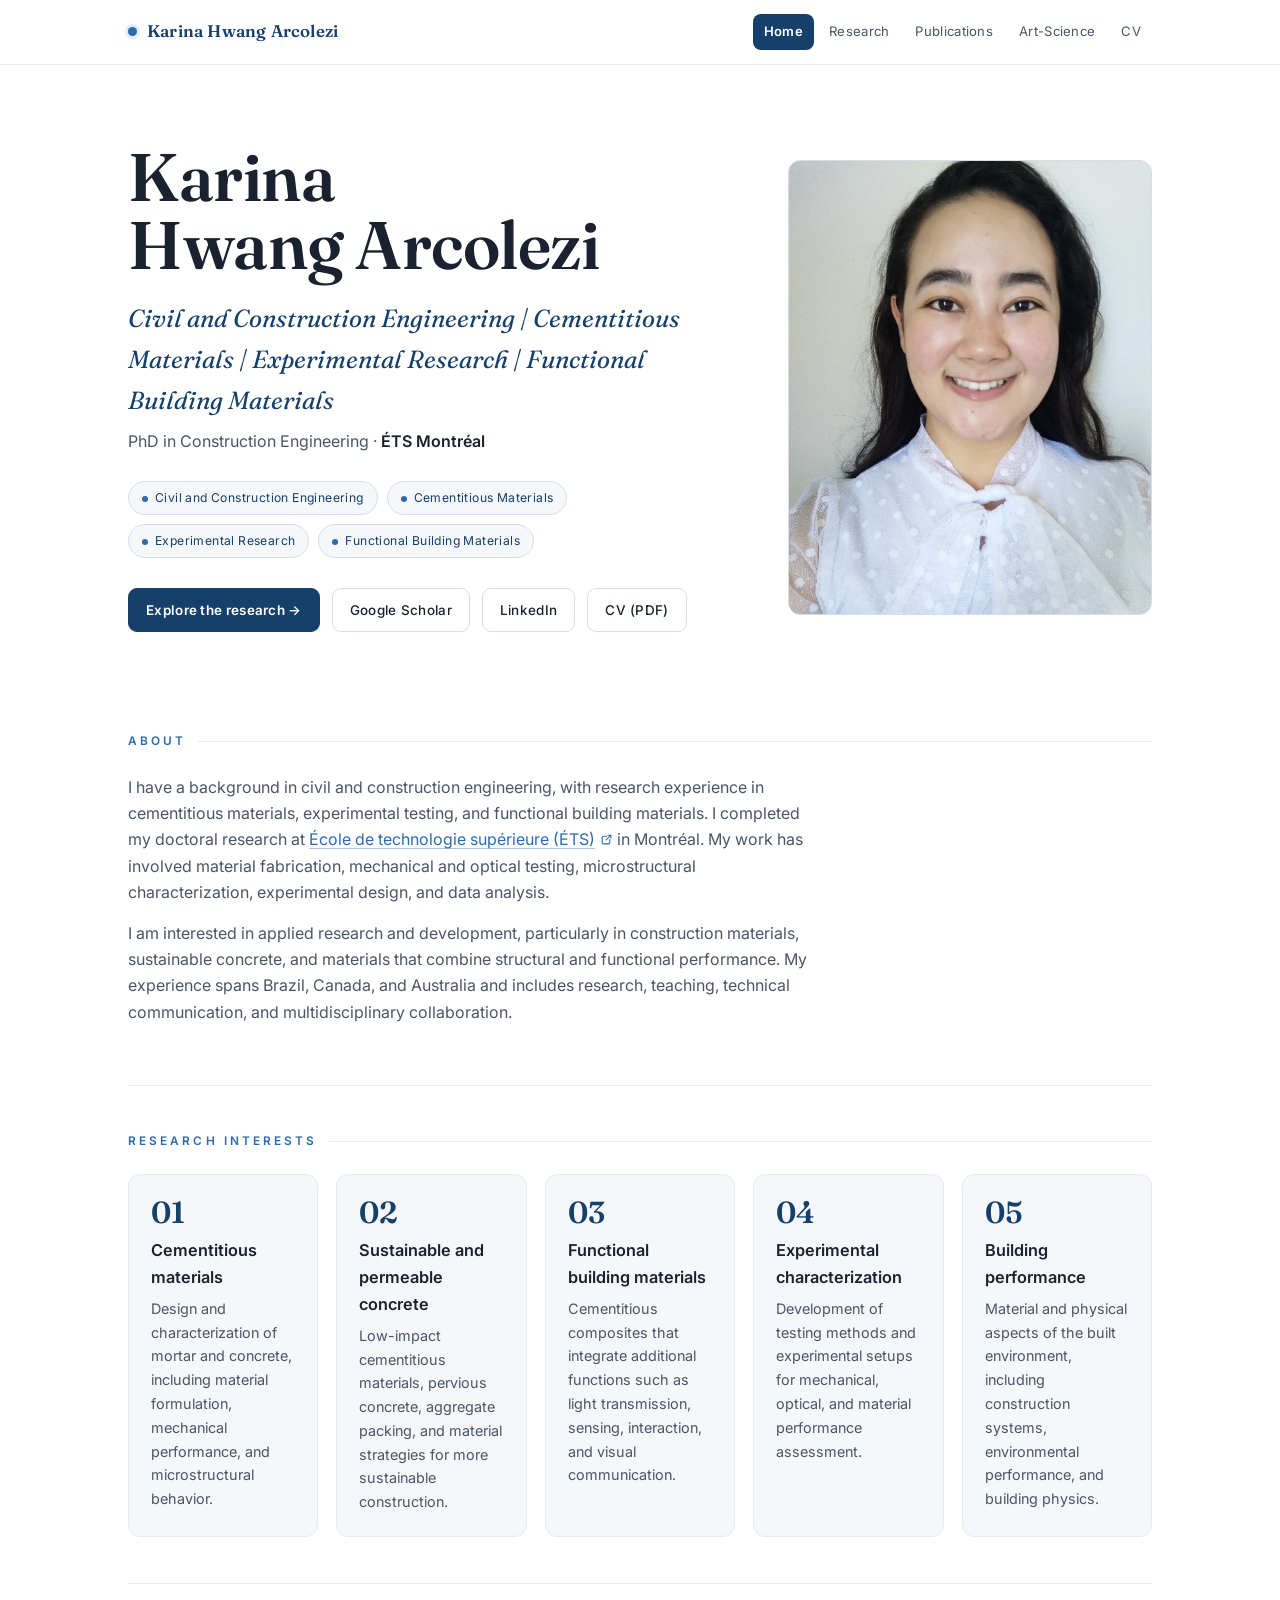
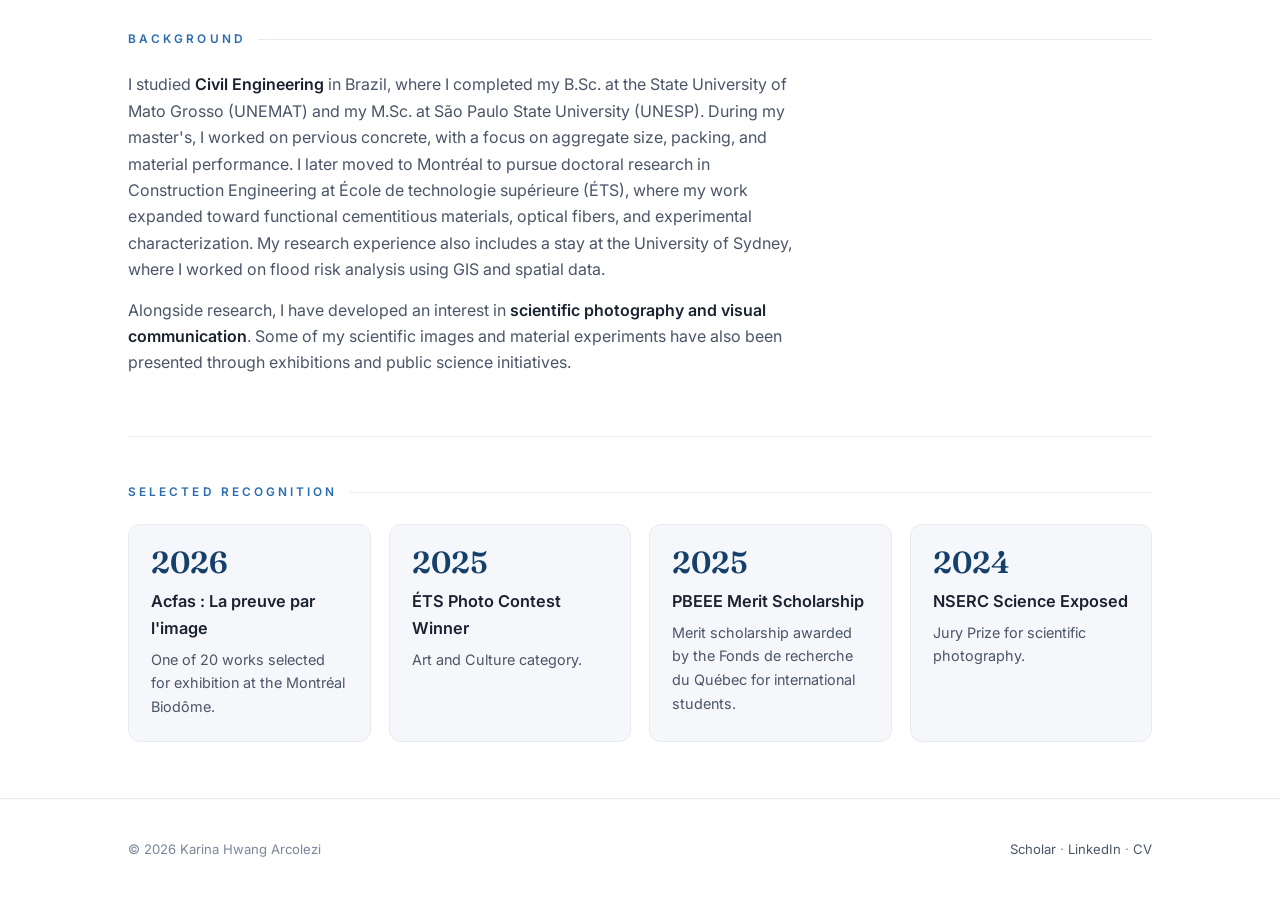
<file: index.html>
<!DOCTYPE html>
<html lang="en">
<head>
<meta charset="UTF-8">
<meta name="viewport" content="width=device-width, initial-scale=1.0">
<title>Karina Hwang Arcolezi — Light-Transmitting Materials</title>
<meta name="description" content="Karina Hwang Arcolezi — PhD candidate in Construction Engineering at ÉTS Montréal, working on fiber-optic light-transmitting cementitious composites at the intersection of materials research and art-science.">
<link rel="preconnect" href="https://fonts.googleapis.com">
<link rel="preconnect" href="https://fonts.gstatic.com" crossorigin>
<link href="https://fonts.googleapis.com/css2?family=Fraunces:ital,opsz,wght@0,9..144,400;0,9..144,500;0,9..144,600;1,9..144,400&family=Inter:wght@400;500;600&display=swap" rel="stylesheet">
<link rel="stylesheet" href="style.css">
</head>
<body>

<header class="nav">
  <div class="nav-inner">
    <a class="brand" href="index.html"><span class="dot"></span>Karina&nbsp;Hwang&nbsp;Arcolezi</a>
    <nav class="links">
      <a href="index.html" class="active">Home</a>
      <a href="research.html">Research</a>
      <a href="publications.html">Publications</a>
      <a href="art-science.html">Art-Science</a>
      <a href="KHA_CV.pdf" target="_blank" rel="noopener">CV</a>
    </nav>
  </div>
</header>

<main>
  <section class="hero">
    <div class="wrap">
      <div class="hero-grid">
        <div>
          <h1 class="name">Karina<br>Hwang Arcolezi</h1>
          <p class="tagline">Civil and Construction Engineering | Cementitious Materials | Experimental Research | Functional Building Materials</p>
          <p class="role">PhD in Construction Engineering · <b>ÉTS Montréal</b></p>
          <div class="chips">           		
			<span class="chip">Civil and Construction Engineering</span>
			<span class="chip">Cementitious Materials </span>
			<span class="chip">Experimental Research </span>
			<span class="chip">Functional Building Materials</span>			
          </div>
          <div class="actions">
            <a class="btn primary" href="research.html">Explore the research →</a>
            <!--<a class="btn" href="mailto:*****@gmail.com">Email</a>-->
            <a class="btn" href="https://scholar.google.com/citations?hl=en&user=g8OC1p0AAAAJ" target="_blank" rel="noopener">Google Scholar</a>
            <a class="btn" href="https://www.linkedin.com/in/karina-hwang-arcolezi/" target="_blank" rel="noopener">LinkedIn</a>
            <a class="btn" href="KHA_CV.pdf" target="_blank" rel="noopener">CV (PDF)</a>
          </div>
        </div>
        <div class="portrait" aria-label="Portrait placeholder">
          <div class="glowfield"></div>
          <img class="portrait-img" src="KHA_photo.jpeg" alt="Karina Hwang Arcolezi">
        </div>
      </div>
    </div>
  </section>

  <div class="wrap">

	<section class="block">
      <div class="sec-label">About</div>
      <p class="body">I have a background in civil and construction engineering, with research experience in cementitious materials, experimental testing, and functional building materials. I completed my doctoral research at <a href="https://www.etsmtl.ca/" target="_blank" rel="noopener">École de technologie supérieure (ÉTS)</a> in Montréal. My work has involved material fabrication, mechanical and optical testing, microstructural characterization, experimental design, and data analysis. </p> 
	  <p class="body">I am interested in applied research and development, particularly in construction materials, sustainable concrete, and materials that combine structural and functional performance. My experience spans Brazil, Canada, and Australia and includes research, teaching, technical communication, and multidisciplinary collaboration.</p>      
    </section>

    <section class="block">
      <div class="sec-label">Research interests</div>
      <div class="cards cards-5">

		<div class="card">
          <div class="k">01</div>
          <h4>Cementitious materials </h4>
          <p>Design and characterization of mortar and concrete, including material formulation, mechanical performance, and microstructural behavior. </p>
        </div>
        <div class="card">
          <div class="k">02</div>
          <h4>Sustainable and permeable concrete</h4>
          <p>Low-impact cementitious materials, pervious concrete, aggregate packing, and material strategies for more sustainable construction.</p>
        </div>
        <div class="card">
          <div class="k">03</div>
          <h4>Functional building materials</h4>
          <p>Cementitious composites that integrate additional functions such as light transmission, sensing, interaction, and visual communication. </p>
        </div>
        <div class="card">
          <div class="k">04</div>
          <h4>Experimental characterization</h4>
          <p>Development of testing methods and experimental setups for mechanical, optical, and material performance assessment.</p>
        </div>
		<div class="card">
          <div class="k">05</div>
          <h4>Building performance</h4>
          <p>Material and physical aspects of the built environment, including construction systems, environmental performance, and building physics.</p>
        </div>
      </div>
    </section>

    <section class="block">

      <div class="sec-label">Background</div>
      <p class="body">I studied <b>Civil Engineering</b> in Brazil, where I completed my B.Sc. at the State University of Mato Grosso (UNEMAT) and my M.Sc. at São Paulo State University (UNESP). During my master's, I worked on pervious concrete, with a focus on aggregate size, packing, and material performance. I later moved to Montréal to pursue doctoral research in Construction Engineering at École de technologie supérieure (ÉTS), where my work expanded toward functional cementitious materials, optical fibers, and experimental characterization. My research experience also includes a stay at the University of Sydney, where I worked on flood risk analysis using GIS and spatial data.</p>
      <p class="body">Alongside research, I have developed an interest in <b>scientific photography and visual communication</b>. Some of my scientific images and material experiments have also been presented through exhibitions and public science initiatives.</p>
    </section>

    <section class="block">
      <div class="sec-label">Selected recognition</div>
      <div class="cards">

        <div class="card"><div class="k">2026</div><h4>Acfas : La preuve par l'image</h4><p>One of 20 works selected for exhibition at the Montréal Biodôme.</p></div>
        <div class="card"><div class="k">2025</div><h4>ÉTS Photo Contest Winner</h4><p>Art and Culture category.</p></div>
		<div class="card"><div class="k">2025</div><h4>PBEEE Merit Scholarship</h4><p>Merit scholarship awarded by the Fonds de recherche du Québec for international students.</p></div>
        <div class="card"><div class="k">2024</div><h4>NSERC Science Exposed</h4><p>Jury Prize for scientific photography.</p></div>
      </div>
    </section>
	<!--
    <section class="block">
      <div class="sec-label">Contact</div>
      <p class="body">I am always glad to discuss research, collaborations, and art-science projects.</p>
      <div class="contact-grid">
        <div class="contact-card">
          <div class="lbl">Email</div>
          <a href="mailto:*****@gmail.com">*****@gmail.com</a>
        </div>
        <div class="contact-card">
          <div class="lbl">Based in</div>
          <span>Montréal, Québec, Canada</span>
        </div>
      </div>
    </section>
	-->
  </div>
</main>

<footer class="site">
  <div class="wrap">
    <div class="fl">
      <span>© 2026 Karina Hwang Arcolezi</span>
      <span>
        <!--  <a href="mailto:*****@gmail.com">Email</a> ·-->
        <a href="https://scholar.google.com/citations?hl=en&user=g8OC1p0AAAAJ" target="_blank" rel="noopener">Scholar</a> ·
        <a href="https://www.linkedin.com/in/karina-hwang-arcolezi/" target="_blank" rel="noopener">LinkedIn</a> ·
        <a href="KHA_CV.pdf" target="_blank" rel="noopener">CV</a>
      </span>
    </div>
  </div>
</footer>

</body>
</html>
</file>
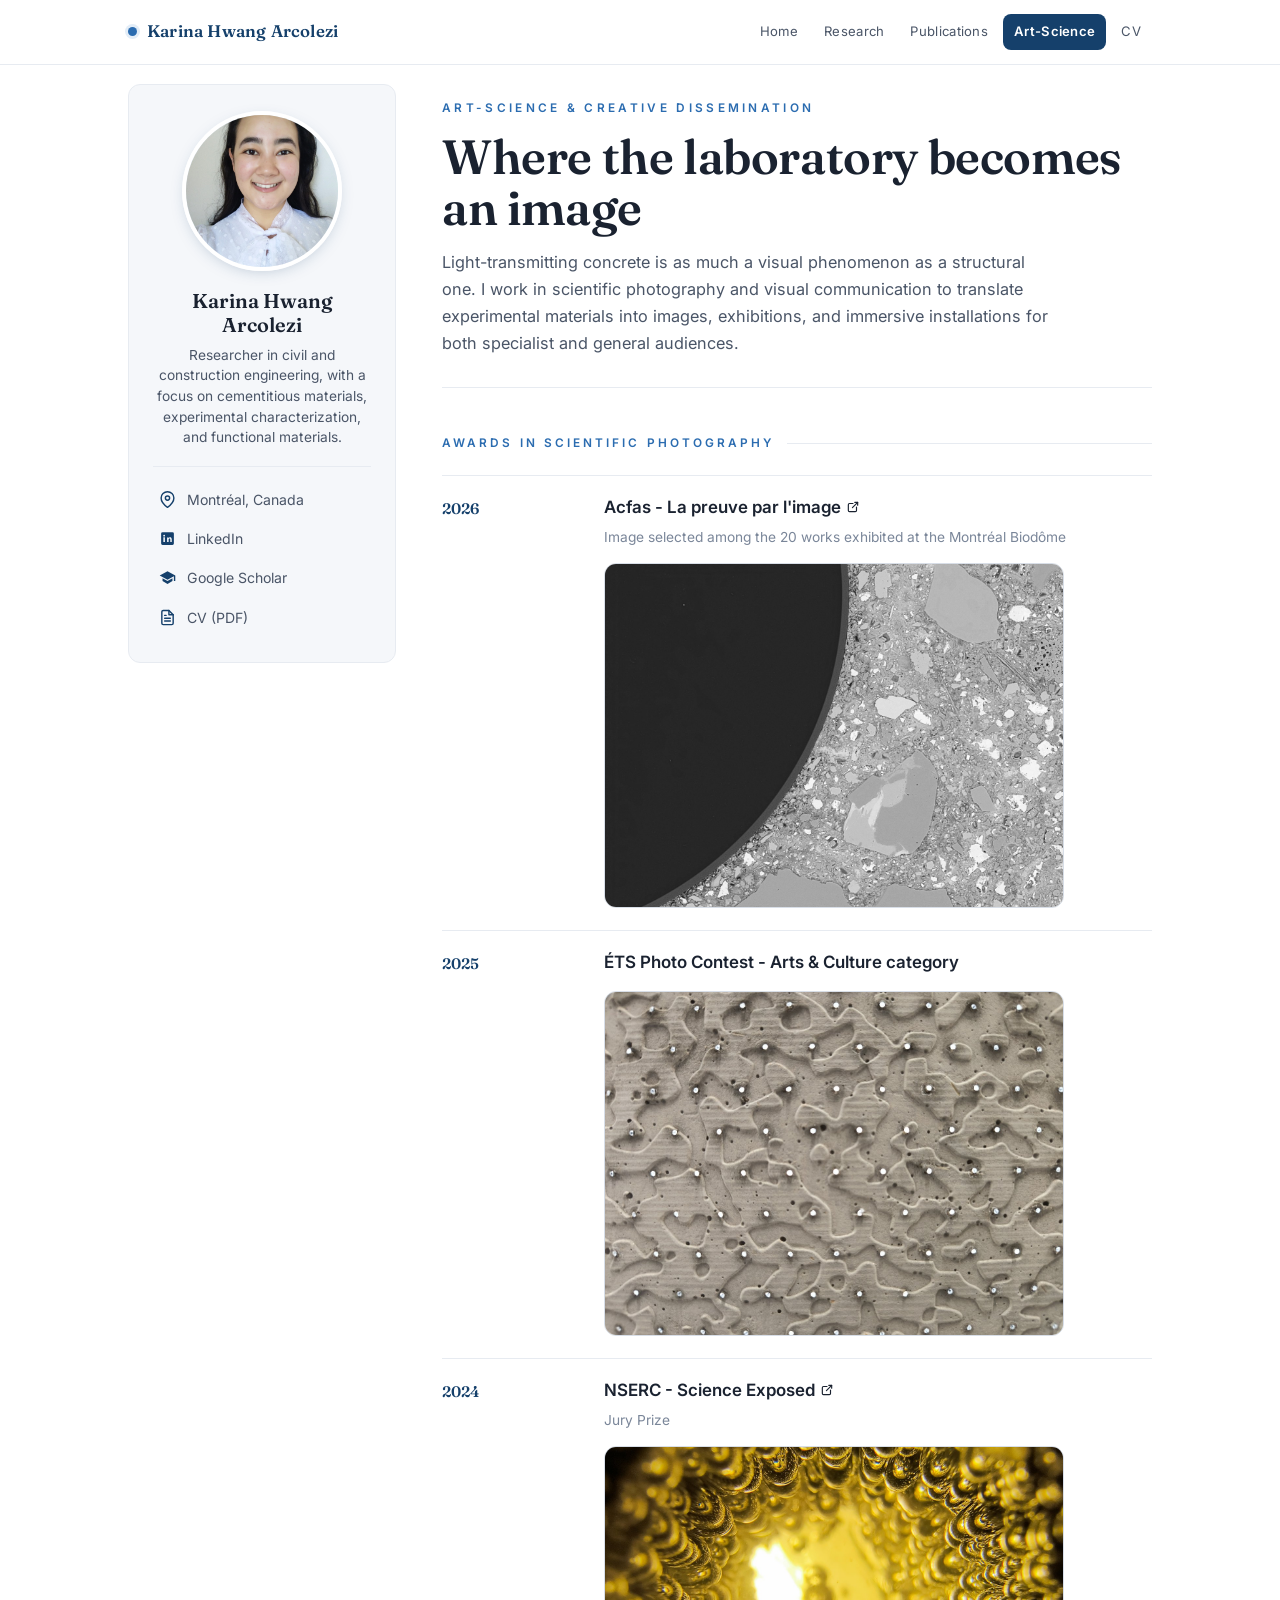
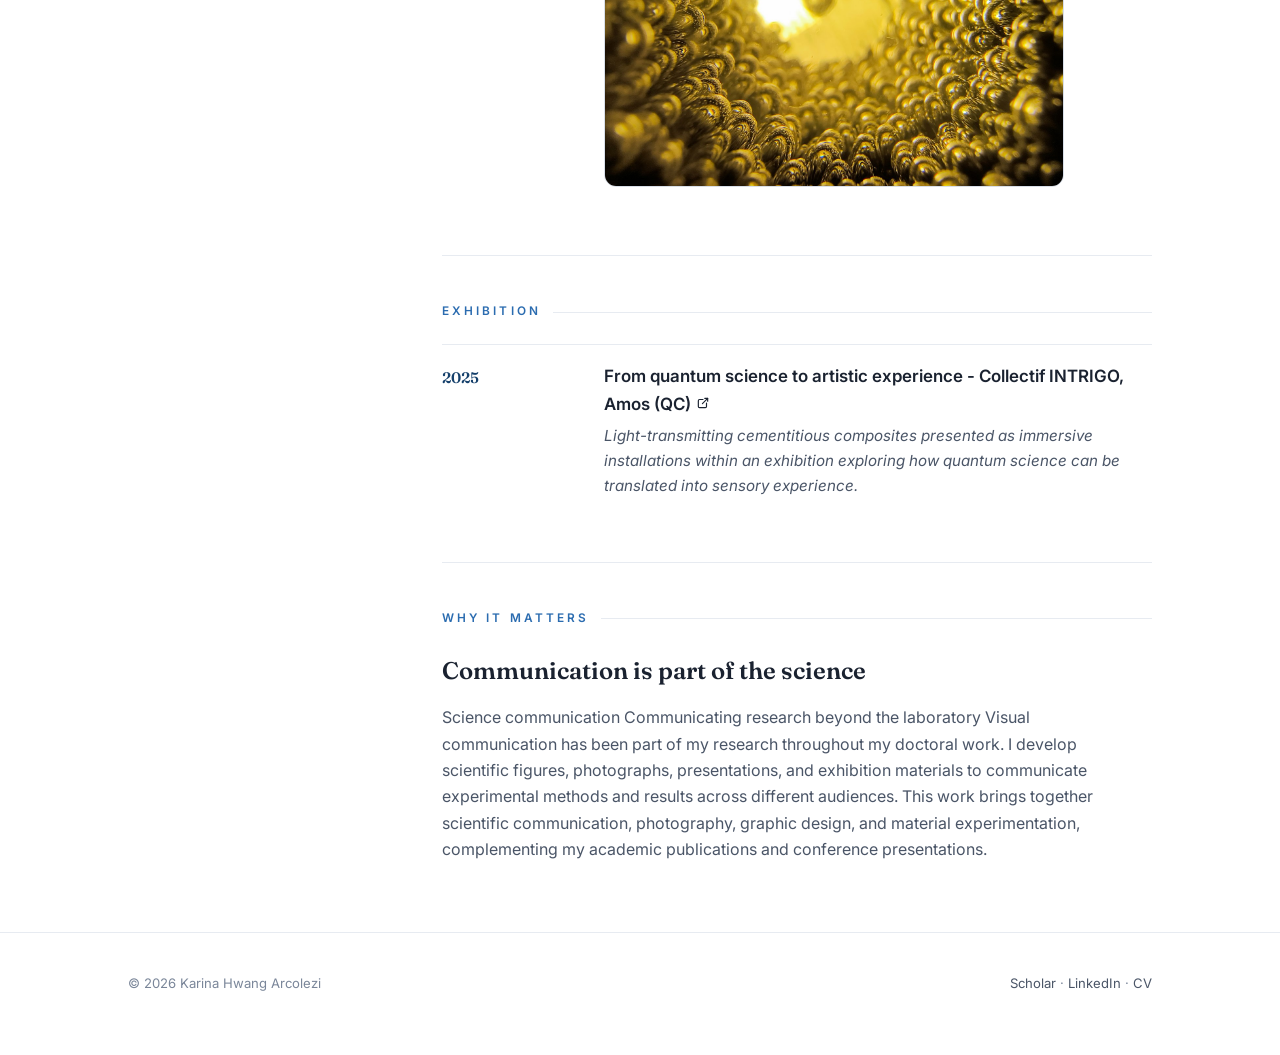
<file: art-science.html>
<!DOCTYPE html>
<html lang="en">
<head>
<meta charset="UTF-8">
<meta name="viewport" content="width=device-width, initial-scale=1.0">
<title>Art-Science - Karina Hwang Arcolezi</title>
<meta name="description" content="Art-science practice, scientific photography, and creative dissemination by Karina Hwang Arcolezi - translating materials research into images and immersive installations.">
<link rel="preconnect" href="https://fonts.googleapis.com">
<link rel="preconnect" href="https://fonts.gstatic.com" crossorigin>
<link href="https://fonts.googleapis.com/css2?family=Fraunces:ital,opsz,wght@0,9..144,400;0,9..144,500;0,9..144,600;1,9..144,400&family=Inter:wght@400;500;600&display=swap" rel="stylesheet">
<link rel="stylesheet" href="style.css">
</head>
<body>

<header class="nav">
  <div class="nav-inner">
    <a class="brand" href="index.html"><span class="dot"></span>Karina&nbsp;Hwang&nbsp;Arcolezi</a>
    <nav class="links">
      <a href="index.html">Home</a>
      <a href="research.html">Research</a>
      <a href="publications.html">Publications</a>
      <a href="art-science.html" class="active">Art-Science</a>
      <a href="KHA_CV.pdf" target="_blank" rel="noopener">CV</a>
    </nav>
  </div>
</header>

<main>
  <div class="layout">
    <aside class="author">
  <div class="avatar"><img src="KHA_photo.jpeg" alt="Karina Hwang Arcolezi"></div>
  <h3 class="an">Karina Hwang Arcolezi</h3>
  <p class="adesc">Researcher in civil and construction engineering, with a focus on cementitious materials, experimental characterization, and functional materials.</p>
  <div class="alinks">
    <span class="loc"><svg class="ico" viewBox="0 0 24 24" fill="none" stroke="currentColor" stroke-width="2" stroke-linecap="round" stroke-linejoin="round"><path d="M21 10c0 7-9 13-9 13s-9-6-9-13a9 9 0 0 1 18 0z"/><circle cx="12" cy="10" r="3"/></svg>Montréal, Canada</span>
    <!--  <a href="mailto:*****@gmail.com"><svg class="ico" viewBox="0 0 24 24" fill="none" stroke="currentColor" stroke-width="2" stroke-linecap="round" stroke-linejoin="round"><rect x="2" y="4" width="20" height="16" rx="2"/><path d="m22 7-10 6L2 7"/></svg>Email</a>  -->
    <a href="https://www.linkedin.com/in/karina-hwang-arcolezi/" target="_blank" rel="noopener"><svg class="ico" viewBox="0 0 24 24" fill="currentColor"><path d="M19 3a2 2 0 0 1 2 2v14a2 2 0 0 1-2 2H5a2 2 0 0 1-2-2V5a2 2 0 0 1 2-2h14zM8.34 17V10.21H6.16V17h2.18zM7.25 9.31a1.27 1.27 0 1 0 0-2.54 1.27 1.27 0 0 0 0 2.54zM18 17v-3.72c0-2-1.07-2.92-2.5-2.92a2.16 2.16 0 0 0-1.95 1.07h-.03v-.9h-2.1V17h2.18v-3.36c0-.89.17-1.75 1.27-1.75 1.08 0 1.1 1.01 1.1 1.81V17H18z"/></svg>LinkedIn</a>
    <a href="https://scholar.google.com/citations?hl=en&user=g8OC1p0AAAAJ" target="_blank" rel="noopener"><svg class="ico" viewBox="0 0 24 24" fill="currentColor"><path d="M12 3 1 9l11 6 9-4.91V17h2V9L12 3zM5 13.18v3.82L12 21l7-4v-3.82l-7 3.82-7-3.82z"/></svg>Google Scholar</a>
    <a href="KHA_CV.pdf" target="_blank" rel="noopener"><svg class="ico" viewBox="0 0 24 24" fill="none" stroke="currentColor" stroke-width="2" stroke-linecap="round" stroke-linejoin="round"><path d="M14 2H6a2 2 0 0 0-2 2v16a2 2 0 0 0 2 2h12a2 2 0 0 0 2-2V8z"/><path d="M14 2v6h6"/><path d="M16 13H8M16 17H8M10 9H8"/></svg>CV (PDF)</a>
  </div>
</aside>
    <div class="content">
  <div class="wrap">
    <div class="page-head">
      <p class="eyebrow">Art-science &amp; creative dissemination</p>
      <h2>Where the laboratory becomes an image</h2>
      <p class="lede">Light-transmitting concrete is as much a visual phenomenon as a structural one. I work in scientific photography and visual communication to translate experimental materials into images, exhibitions, and immersive installations for both specialist and general audiences.</p>
    </div>

    <section class="block">
      <div class="sec-label">Awards in scientific photography</div>
      <div class="entry">
        <div class="yr">2026</div>
        <div class="ec">
          <!--<h4>Acfas - La preuve par l'image</h4>-->
		  <h4><a href="https://www.acfas.ca/prix-concours/preuve-image/laureats" target="_blank" rel="noopener noreferrer">Acfas - La preuve par l'image</a></h4>
          <div class="meta">Image selected among the 20 works exhibited at the Montréal Biodôme</div>
          <figure class="award-fig">
            <img src="IMG_Awards/2026_acfas.jpg" alt="Acfas - La preuve par l'image, 2026" loading="lazy">
          </figure>
        </div>
      </div>
      <div class="entry">
        <div class="yr">2025</div>
        <div class="ec">
          <h4>ÉTS Photo Contest - Arts &amp; Culture category</h4>
          <figure class="award-fig">
            <img src="IMG_Awards/2025_ets.jpg" alt="ÉTS Photo Contest, Arts & Culture category, 2025" loading="lazy">
          </figure>
        </div>
      </div>
      <div class="entry">
        <div class="yr">2024</div>
        <div class="ec">
          <!--<h4>NSERC - Science Exposed</h4>-->
		  <h4><a href="https://nserc-crsng.canada.ca/en/science-exposed/2024-science-exposed-finalists" target="_blank" rel="noopener noreferrer">NSERC - Science Exposed</a></h4>
          <div class="meta">Jury Prize</div>
          <figure class="award-fig">
            <img src="IMG_Awards/2024_nserc.jpg" alt="NSERC Science Exposed, Jury Prize, 2024" loading="lazy">
          </figure>
        </div>
      </div>
    </section>

    <section class="block">
      <div class="sec-label">Exhibition</div>
      <div class="entry">
        <div class="yr">2025</div>
        <div class="ec">
          <!--<h4>From quantum science to artistic experience - Collectif INTRIGO, Amos (QC)</h4>-->
		  <h4><a href="https://hexagram.ca/en/demo63-collectif-intrigo/" target="_blank" rel="noopener noreferrer">From quantum science to artistic experience - Collectif INTRIGO, Amos (QC)</a></h4>
          <p><em>Light-transmitting cementitious composites presented as immersive installations within an exhibition exploring how quantum science can be translated into sensory experience.</em></p>
        </div>
      </div>
    </section>

    <section class="block">
      <div class="sec-label">Why it matters</div>
      <h3 class="blocktitle">Communication is part of the science</h3>
	<p class="body">Science communication Communicating research beyond the laboratory Visual communication has been part of my research throughout my doctoral work. I develop scientific figures, photographs, presentations, and exhibition materials to communicate experimental methods and results across different audiences. This work brings together scientific communication, photography, graphic design, and material experimentation, complementing my academic publications and conference presentations.</p>
    </section>
  </div>
</div>
  </div>
</main>

<footer class="site">
  <div class="wrap">
    <div class="fl">
      <span>© 2026 Karina Hwang Arcolezi</span>
      <span>
        <!--  <a href="mailto:*****@gmail.com">Email</a> ·-->
        <a href="https://scholar.google.com/citations?hl=en&user=g8OC1p0AAAAJ" target="_blank" rel="noopener">Scholar</a> ·
        <a href="https://www.linkedin.com/in/karina-hwang-arcolezi/" target="_blank" rel="noopener">LinkedIn</a> ·
        <a href="KHA_CV.pdf" target="_blank" rel="noopener">CV</a>
      </span>
    </div>
  </div>
</footer>

</body>
</html>
</file>
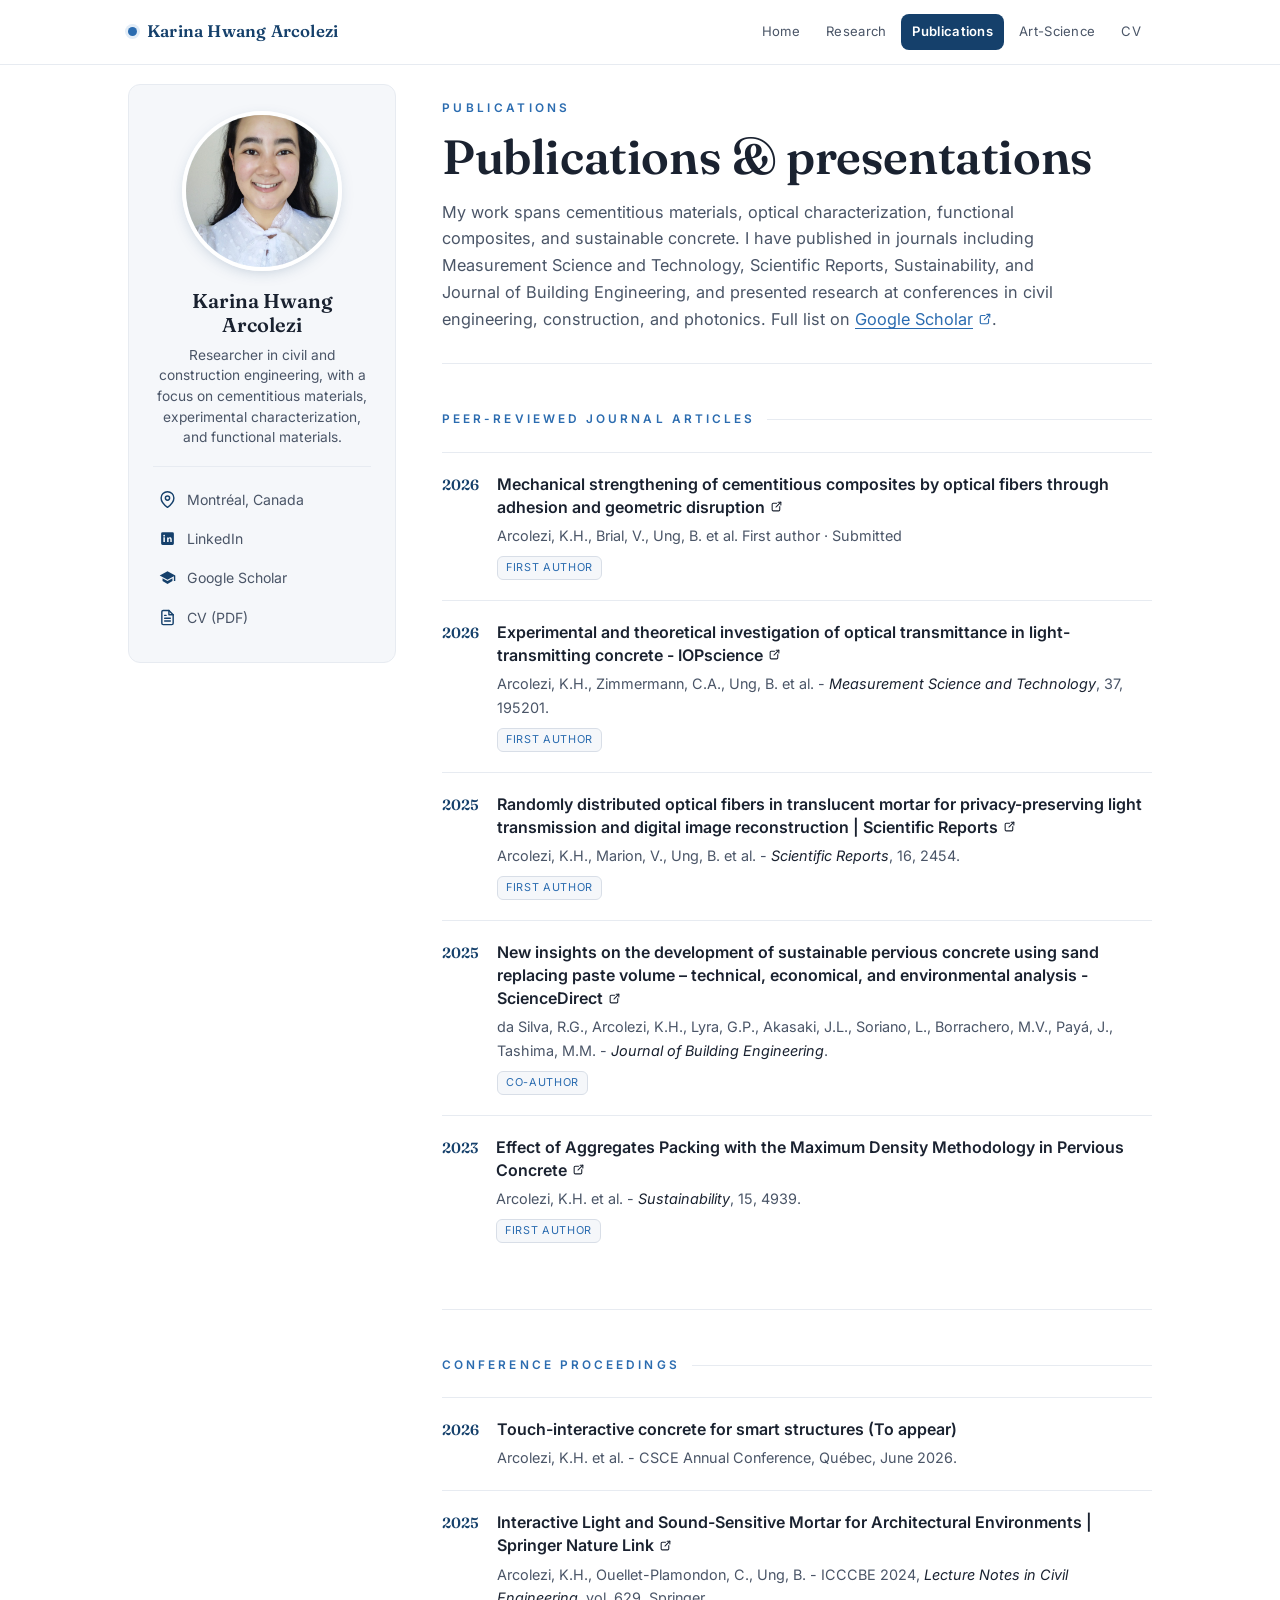
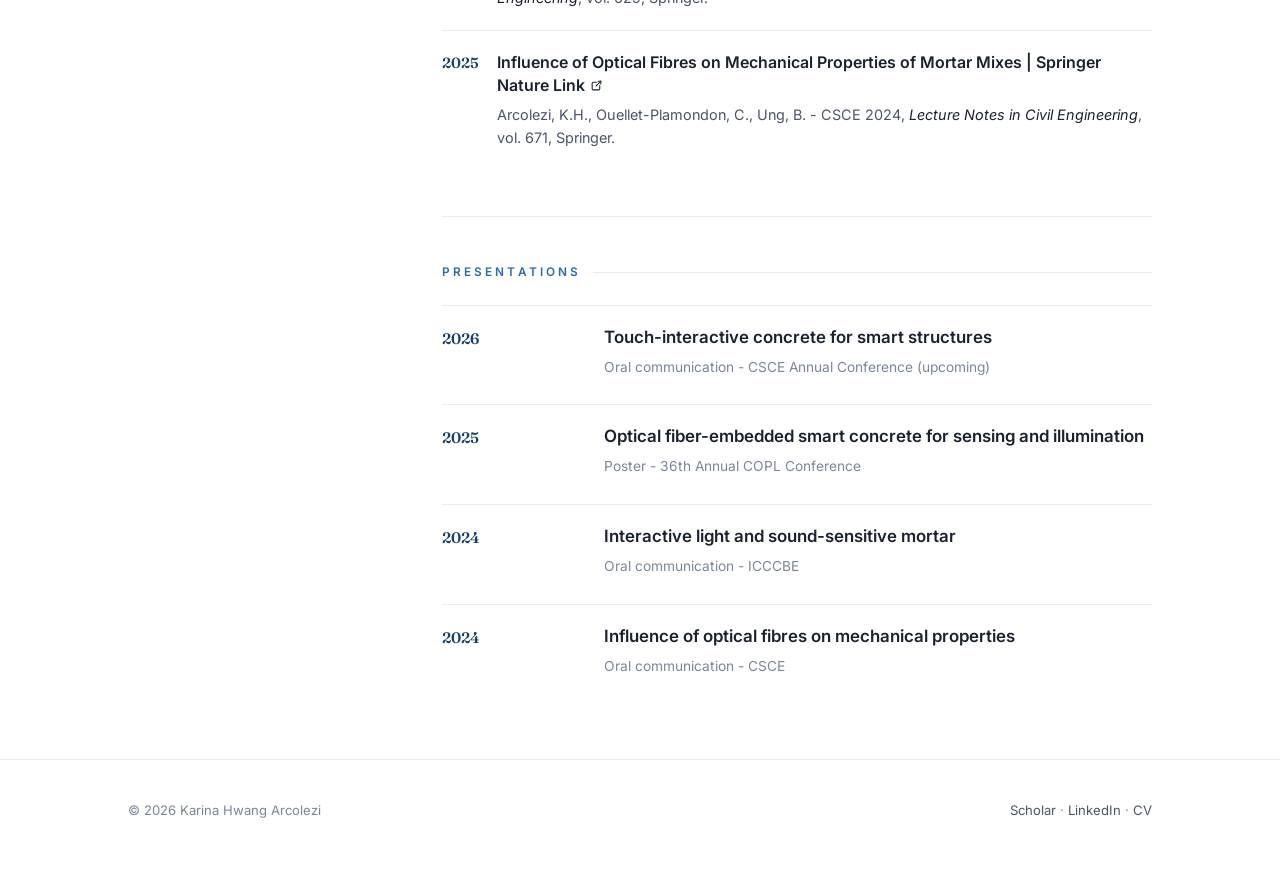
<file: publications.html>
<!DOCTYPE html>
<html lang="en">
<head>
<meta charset="UTF-8">
<meta name="viewport" content="width=device-width, initial-scale=1.0">
<title>Publications - Karina Hwang Arcolezi</title>
<meta name="description" content="Peer-reviewed journal articles, conference proceedings, and presentations by Karina Hwang Arcolezi on light-transmitting cementitious composites.">
<link rel="preconnect" href="https://fonts.googleapis.com">
<link rel="preconnect" href="https://fonts.gstatic.com" crossorigin>
<link href="https://fonts.googleapis.com/css2?family=Fraunces:ital,opsz,wght@0,9..144,400;0,9..144,500;0,9..144,600;1,9..144,400&family=Inter:wght@400;500;600&display=swap" rel="stylesheet">
<link rel="stylesheet" href="style.css">
</head>
<body>

<header class="nav">
  <div class="nav-inner">
    <a class="brand" href="index.html"><span class="dot"></span>Karina&nbsp;Hwang&nbsp;Arcolezi</a>
    <nav class="links">
      <a href="index.html">Home</a>
      <a href="research.html">Research</a>
      <a href="publications.html" class="active">Publications</a>
      <a href="art-science.html">Art-Science</a>
      <a href="KHA_CV.pdf" target="_blank" rel="noopener">CV</a>
    </nav>
  </div>
</header>

<main>
  <div class="layout">
    <aside class="author">
  <div class="avatar"><img src="KHA_photo.jpeg" alt="Karina Hwang Arcolezi"></div>
  <h3 class="an">Karina Hwang Arcolezi</h3>
  <p class="adesc">Researcher in civil and construction engineering, with a focus on cementitious materials, experimental characterization, and functional materials.</p>
  <div class="alinks">
    <span class="loc"><svg class="ico" viewBox="0 0 24 24" fill="none" stroke="currentColor" stroke-width="2" stroke-linecap="round" stroke-linejoin="round"><path d="M21 10c0 7-9 13-9 13s-9-6-9-13a9 9 0 0 1 18 0z"/><circle cx="12" cy="10" r="3"/></svg>Montréal, Canada</span>
    <!-- <a href="mailto:*****@gmail.com"><svg class="ico" viewBox="0 0 24 24" fill="none" stroke="currentColor" stroke-width="2" stroke-linecap="round" stroke-linejoin="round"><rect x="2" y="4" width="20" height="16" rx="2"/><path d="m22 7-10 6L2 7"/></svg>Email</a>  -->
    <a href="https://www.linkedin.com/in/karina-hwang-arcolezi/" target="_blank" rel="noopener"><svg class="ico" viewBox="0 0 24 24" fill="currentColor"><path d="M19 3a2 2 0 0 1 2 2v14a2 2 0 0 1-2 2H5a2 2 0 0 1-2-2V5a2 2 0 0 1 2-2h14zM8.34 17V10.21H6.16V17h2.18zM7.25 9.31a1.27 1.27 0 1 0 0-2.54 1.27 1.27 0 0 0 0 2.54zM18 17v-3.72c0-2-1.07-2.92-2.5-2.92a2.16 2.16 0 0 0-1.95 1.07h-.03v-.9h-2.1V17h2.18v-3.36c0-.89.17-1.75 1.27-1.75 1.08 0 1.1 1.01 1.1 1.81V17H18z"/></svg>LinkedIn</a>
    <a href="https://scholar.google.com/citations?hl=en&user=g8OC1p0AAAAJ" target="_blank" rel="noopener"><svg class="ico" viewBox="0 0 24 24" fill="currentColor"><path d="M12 3 1 9l11 6 9-4.91V17h2V9L12 3zM5 13.18v3.82L12 21l7-4v-3.82l-7 3.82-7-3.82z"/></svg>Google Scholar</a>
    <a href="KHA_CV.pdf" target="_blank" rel="noopener"><svg class="ico" viewBox="0 0 24 24" fill="none" stroke="currentColor" stroke-width="2" stroke-linecap="round" stroke-linejoin="round"><path d="M14 2H6a2 2 0 0 0-2 2v16a2 2 0 0 0 2 2h12a2 2 0 0 0 2-2V8z"/><path d="M14 2v6h6"/><path d="M16 13H8M16 17H8M10 9H8"/></svg>CV (PDF)</a>
  </div>
</aside>
    <div class="content">
  <div class="wrap">
    <div class="page-head">
      <p class="eyebrow">Publications</p>
      <h2>Publications &amp; presentations</h2>
      <p class="lede">My work spans cementitious materials, optical characterization, functional composites, and sustainable concrete. I have published in journals including Measurement Science and Technology, Scientific Reports, Sustainability, and Journal of Building Engineering, and presented research at conferences in civil engineering, construction, and photonics. Full list on <a href="https://scholar.google.com/citations?hl=en&user=g8OC1p0AAAAJ" target="_blank" rel="noopener" style="color:var(--glow);text-decoration:underline;text-underline-offset:3px">Google Scholar</a>.</p>
    </div>

    <section class="block">
      <div class="sec-label">Peer-reviewed journal articles</div>

      <div class="pub">
        <div class="pyear">2026</div>
        <div>
		  <div class="ptitle"><a href="***waiting_official_link***" target="_blank" rel="noopener noreferrer">Mechanical strengthening of cementitious composites by optical fibers through adhesion and geometric disruption</a></div>
          <div class="pvenue">Arcolezi, K.H., Brial, V., Ung, B. et al. First author · Submitted</em></div>
          <span class="ptag">First author</span>
        </div>
      </div>

      <div class="pub">
        <div class="pyear">2026</div>
        <div>
		  <div class="ptitle"><a href="https://iopscience.iop.org/article/10.1088/1361-6501/ae6521" target="_blank" rel="noopener noreferrer">Experimental and theoretical investigation of optical transmittance in light-transmitting concrete - IOPscience</a></div>
          <div class="pvenue">Arcolezi, K.H., Zimmermann, C.A., Ung, B. et al. - <em>Measurement Science and Technology</em>, 37, 195201.</div>
          <span class="ptag">First author</span>
        </div>
      </div>
		
      <div class="pub">
        <div class="pyear">2025</div>
        <div>
		  <div class="ptitle"><a href="https://www.nature.com/articles/s41598-025-32224-2" target="_blank" rel="noopener noreferrer">Randomly distributed optical fibers in translucent mortar for privacy-preserving light transmission and digital image reconstruction | Scientific Reports</a></div> 	
          <div class="pvenue">Arcolezi, K.H., Marion, V., Ung, B. et al. - <em>Scientific Reports</em>, 16, 2454.</div>
          <span class="ptag">First author</span>
        </div>
      </div>

      <div class="pub">
        <div class="pyear">2025</div>
        <div>
		  <div class="ptitle"><a href="https://www.sciencedirect.com/science/article/pii/S2352710225028943" target="_blank" rel="noopener noreferrer">New insights on the development of sustainable pervious concrete using sand replacing paste volume – technical, economical, and environmental analysis - ScienceDirect</a></div>
          <div class="pvenue">da Silva, R.G., Arcolezi, K.H., Lyra, G.P., Akasaki, J.L., Soriano, L., Borrachero, M.V., Payá, J., Tashima, M.M. - <em>Journal of Building Engineering</em>.</div>
          <span class="ptag">Co-author</span>
        </div>
      </div>

      <div class="pub">
        <div class="pyear">2023</div>
        <div>
		  <div class="ptitle"><a href="https://www.mdpi.com/2071-1050/15/6/4939" target="_blank" rel="noopener noreferrer">Effect of Aggregates Packing with the Maximum Density Methodology in Pervious Concrete</a></div>
          <div class="pvenue">Arcolezi, K.H. et al. - <em>Sustainability</em>, 15, 4939.</div>
          <span class="ptag">First author</span>
        </div>
      </div>
    </section>

    <section class="block">
      <div class="sec-label">Conference proceedings</div>

	  
	  <div class="pub">
        <div class="pyear">2026</div>
        <div> 	
          <div class="ptitle">Touch-interactive concrete for smart structures (To appear)</div>
          <div class="pvenue">Arcolezi, K.H. et al. - CSCE Annual Conference, Québec, June 2026.</div>
        </div>
      </div>

      <div class="pub">
        <div class="pyear">2025</div>
        <div>
		  <div class="ptitle"><a href="https://link.springer.com/chapter/10.1007/978-3-031-87364-5_41" target="_blank" rel="noopener noreferrer">Interactive Light and Sound-Sensitive Mortar for Architectural Environments | Springer Nature Link</a></div>
          <div class="pvenue">Arcolezi, K.H., Ouellet-Plamondon, C., Ung, B. - ICCCBE 2024, <em>Lecture Notes in Civil Engineering</em>, vol. 629, Springer.</div>
        </div>
      </div>

      <div class="pub">
        <div class="pyear">2025</div>
        <div>
		  <div class="ptitle"><a href="https://link.springer.com/chapter/10.1007/978-3-031-98775-5_23" target="_blank" rel="noopener noreferrer">Influence of Optical Fibres on Mechanical Properties of Mortar Mixes | Springer Nature Link</a></div>
          <div class="pvenue">Arcolezi, K.H., Ouellet-Plamondon, C., Ung, B. - CSCE 2024, <em>Lecture Notes in Civil Engineering</em>, vol. 671, Springer.</div>
        </div>
      </div>
    </section>

    <section class="block">
      <div class="sec-label">Presentations</div>

      <div class="entry">
        <div class="yr">2026</div>
        <div class="ec"><h4>Touch-interactive concrete for smart structures</h4><div class="meta">Oral communication - CSCE Annual Conference (upcoming)</div></div>
      </div>
      <div class="entry">
        <div class="yr">2025</div>
        <div class="ec"><h4>Optical fiber-embedded smart concrete for sensing and illumination</h4><div class="meta">Poster - 36th Annual COPL Conference</div></div>
      </div>
      <div class="entry">
        <div class="yr">2024</div>
        <div class="ec"><h4>Interactive light and sound-sensitive mortar</h4><div class="meta">Oral communication - ICCCBE</div></div>
      </div>
      <div class="entry">
        <div class="yr">2024</div>
        <div class="ec"><h4>Influence of optical fibres on mechanical properties</h4><div class="meta">Oral communication - CSCE</div></div>
      </div>
    </section>
  </div>
</div>
  </div>
</main>

<footer class="site">
  <div class="wrap">
    <div class="fl">
      <span>© 2026 Karina Hwang Arcolezi</span>
      <span>
        <!--  <a href="mailto:*****@gmail.com">Email</a> ·-->
        <a href="https://scholar.google.com/citations?hl=en&user=g8OC1p0AAAAJ" target="_blank" rel="noopener">Scholar</a> ·
        <a href="https://www.linkedin.com/in/karina-hwang-arcolezi/" target="_blank" rel="noopener">LinkedIn</a> ·
        <a href="KHA_CV.pdf" target="_blank" rel="noopener">CV</a>
      </span>
    </div>
  </div>
</footer>

</body>
</html>
</file>
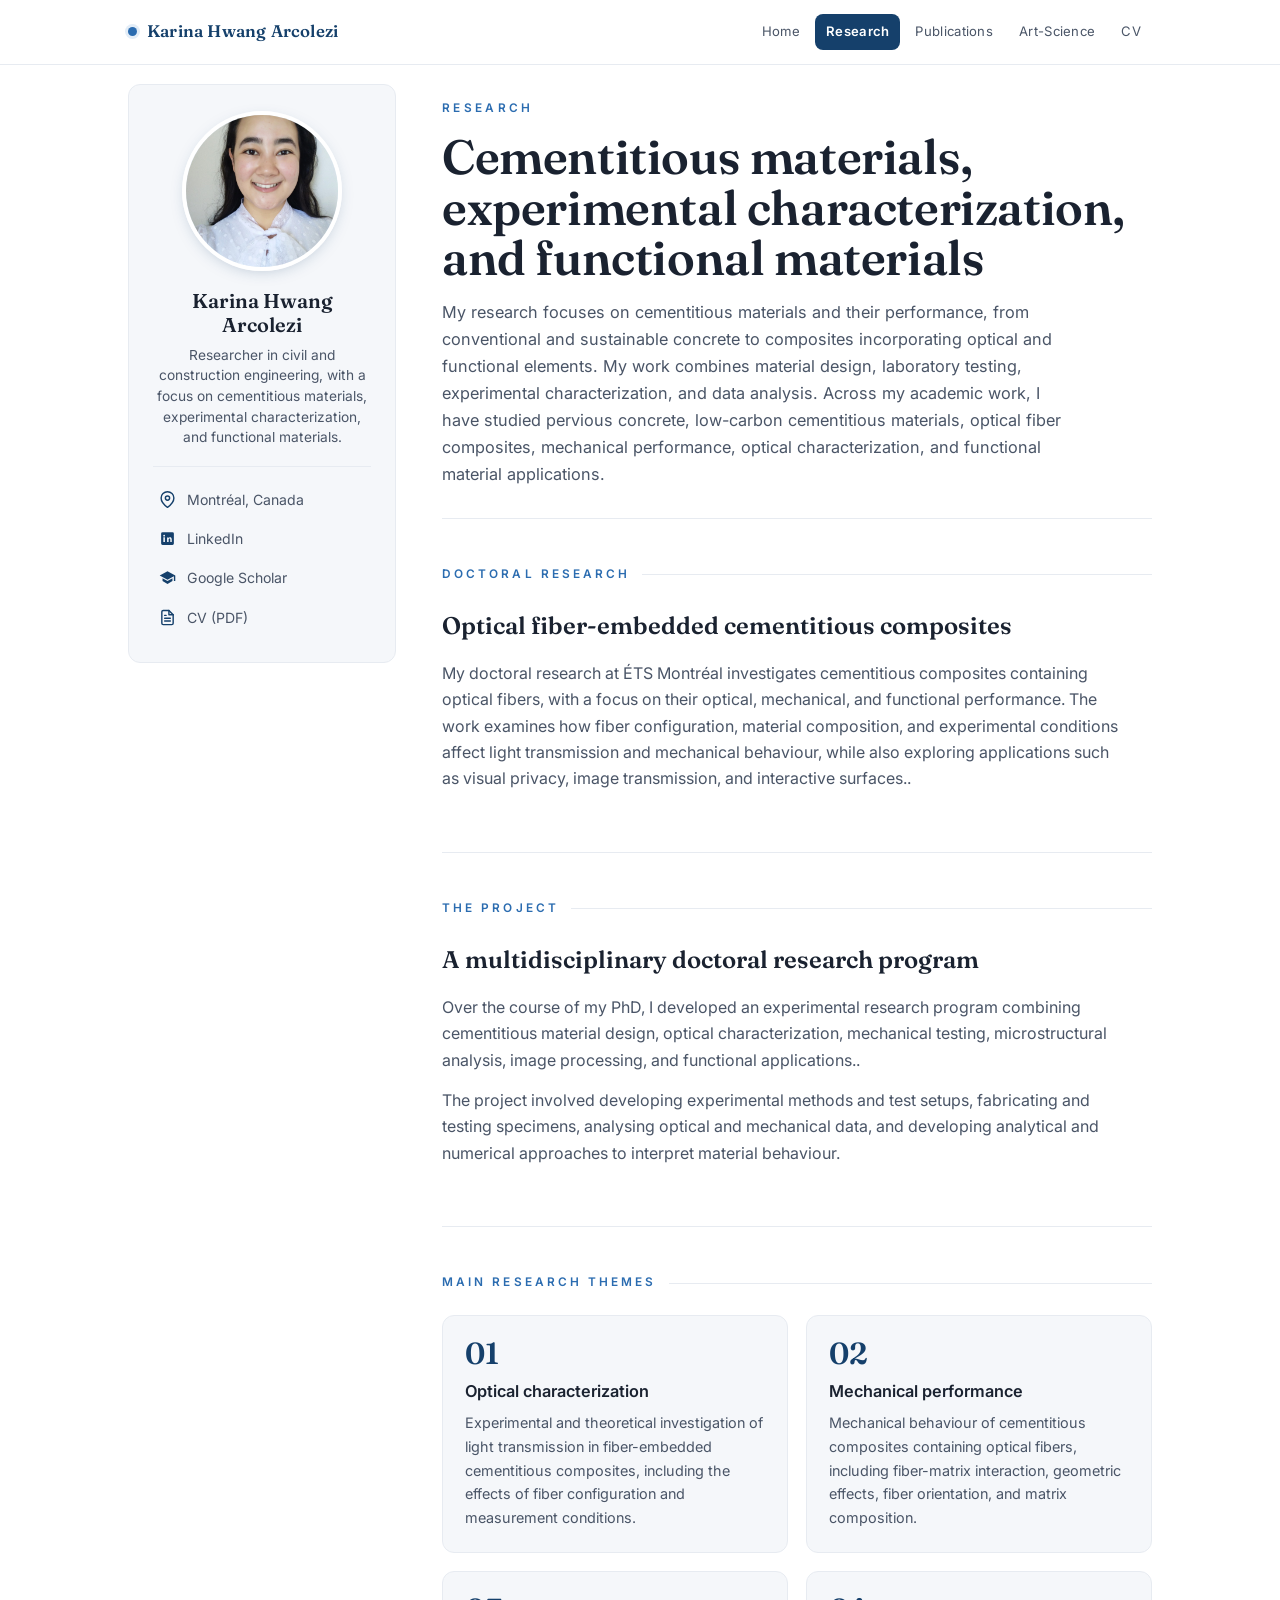
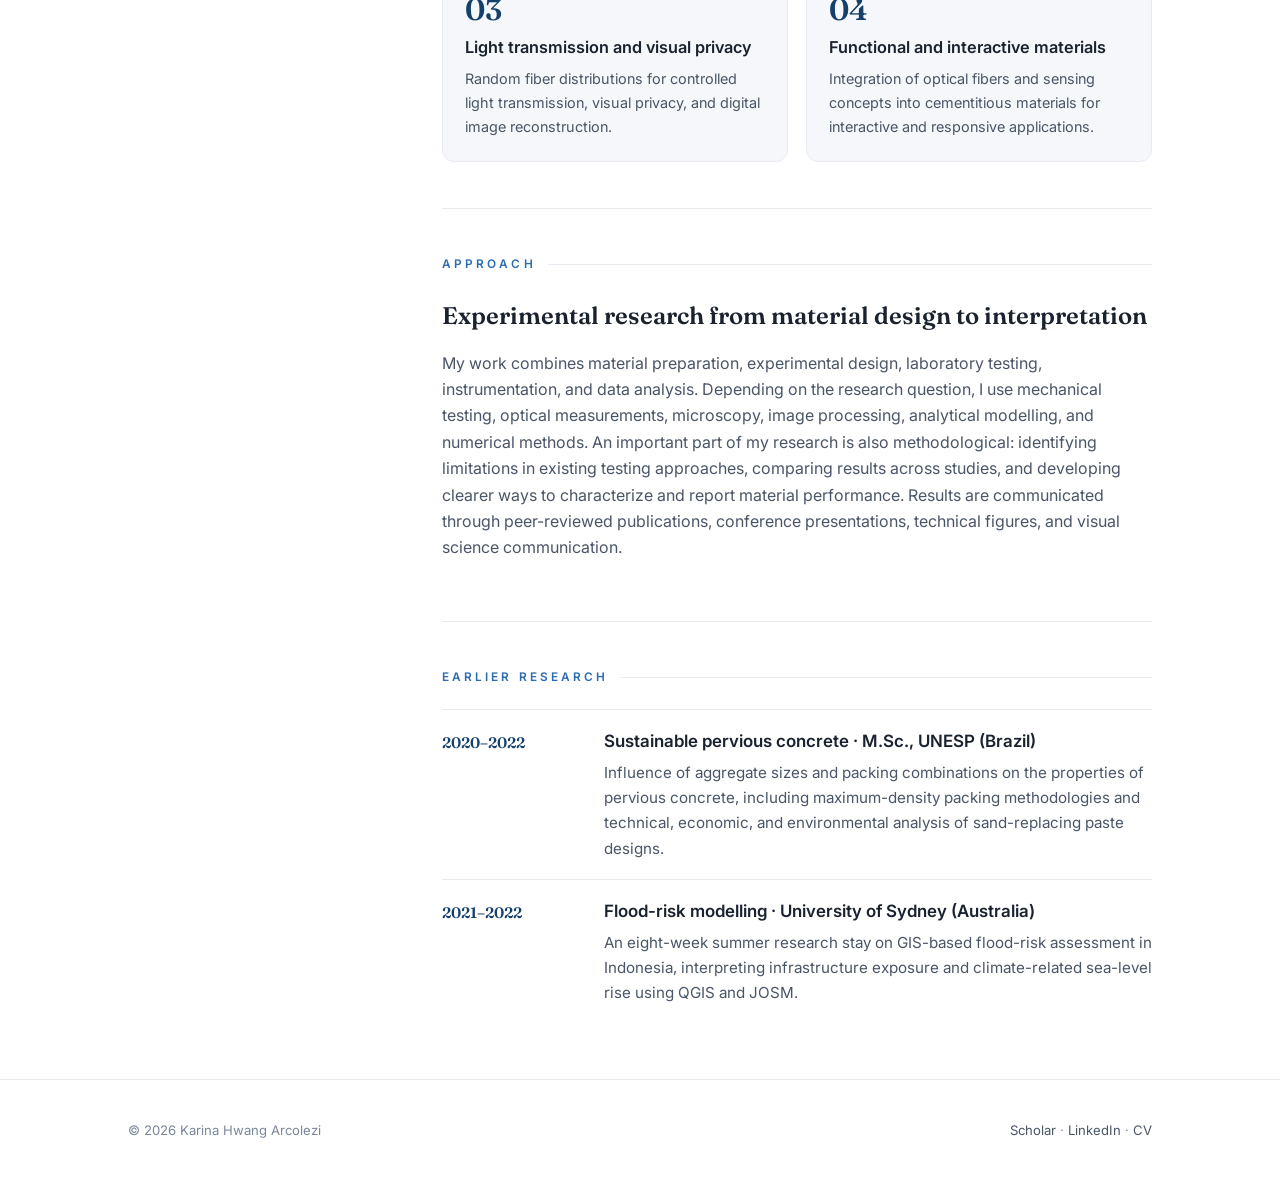
<file: research.html>
<!DOCTYPE html>
<html lang="en">
<head>
<meta charset="UTF-8">
<meta name="viewport" content="width=device-width, initial-scale=1.0">
<title>Research — Karina Hwang Arcolezi</title>
<meta name="description" content="Doctoral research on fiber-optic light-transmitting cementitious composites: optical characterization, mechanical performance, privacy-preserving light transmission, and interactive smart materials.">
<link rel="preconnect" href="https://fonts.googleapis.com">
<link rel="preconnect" href="https://fonts.gstatic.com" crossorigin>
<link href="https://fonts.googleapis.com/css2?family=Fraunces:ital,opsz,wght@0,9..144,400;0,9..144,500;0,9..144,600;1,9..144,400&family=Inter:wght@400;500;600&display=swap" rel="stylesheet">
<link rel="stylesheet" href="style.css">
</head>
<body>

<header class="nav">
  <div class="nav-inner">
    <a class="brand" href="index.html"><span class="dot"></span>Karina&nbsp;Hwang&nbsp;Arcolezi</a>
    <nav class="links">
      <a href="index.html">Home</a>
      <a href="research.html" class="active">Research</a>
      <a href="publications.html">Publications</a>
      <a href="art-science.html">Art-Science</a>
      <a href="KHA_CV.pdf" target="_blank" rel="noopener">CV</a>
    </nav>
  </div>
</header>

<main>
  <div class="layout">
    <aside class="author">
  <div class="avatar"><img src="KHA_photo.jpeg" alt="Karina Hwang Arcolezi"></div>
  <h3 class="an">Karina Hwang Arcolezi</h3>
  <p class="adesc">Researcher in civil and construction engineering, with a focus on cementitious materials, experimental characterization, and functional materials.</p>
  <div class="alinks">    
	<span class="loc"><svg class="ico" viewBox="0 0 24 24" fill="none" stroke="currentColor" stroke-width="2" stroke-linecap="round" stroke-linejoin="round"><path d="M21 10c0 7-9 13-9 13s-9-6-9-13a9 9 0 0 1 18 0z"/><circle cx="12" cy="10" r="3"/></svg>Montréal, Canada</span>    
	<!--  <a href="mailto:*****@gmail.com"><svg class="ico" viewBox="0 0 24 24" fill="none" stroke="currentColor" stroke-width="2" stroke-linecap="round" stroke-linejoin="round"><rect x="2" y="4" width="20" height="16" rx="2"/><path d="m22 7-10 6L2 7"/></svg>Email</a>  -->
    <a href="https://www.linkedin.com/in/karina-hwang-arcolezi/" target="_blank" rel="noopener"><svg class="ico" viewBox="0 0 24 24" fill="currentColor"><path d="M19 3a2 2 0 0 1 2 2v14a2 2 0 0 1-2 2H5a2 2 0 0 1-2-2V5a2 2 0 0 1 2-2h14zM8.34 17V10.21H6.16V17h2.18zM7.25 9.31a1.27 1.27 0 1 0 0-2.54 1.27 1.27 0 0 0 0 2.54zM18 17v-3.72c0-2-1.07-2.92-2.5-2.92a2.16 2.16 0 0 0-1.95 1.07h-.03v-.9h-2.1V17h2.18v-3.36c0-.89.17-1.75 1.27-1.75 1.08 0 1.1 1.01 1.1 1.81V17H18z"/></svg>LinkedIn</a>
    <a href="https://scholar.google.com/citations?hl=en&user=g8OC1p0AAAAJ" target="_blank" rel="noopener"><svg class="ico" viewBox="0 0 24 24" fill="currentColor"><path d="M12 3 1 9l11 6 9-4.91V17h2V9L12 3zM5 13.18v3.82L12 21l7-4v-3.82l-7 3.82-7-3.82z"/></svg>Google Scholar</a>
    <a href="KHA_CV.pdf" target="_blank" rel="noopener"><svg class="ico" viewBox="0 0 24 24" fill="none" stroke="currentColor" stroke-width="2" stroke-linecap="round" stroke-linejoin="round"><path d="M14 2H6a2 2 0 0 0-2 2v16a2 2 0 0 0 2 2h12a2 2 0 0 0 2-2V8z"/><path d="M14 2v6h6"/><path d="M16 13H8M16 17H8M10 9H8"/></svg>CV (PDF)</a>
  </div>
</aside>
    <div class="content">
  <div class="wrap">
    
	<div class="page-head">
      <p class="eyebrow">Research</p>
      <h2>Cementitious materials, experimental characterization, and functional materials</h2>
      <p class="lede">My research focuses on cementitious materials and their performance, from conventional and sustainable concrete to composites incorporating optical and functional elements. My work combines material design, laboratory testing, experimental characterization, and data analysis. Across my academic work, I have studied pervious concrete, low-carbon cementitious materials, optical fiber composites, mechanical performance, optical characterization, and functional material applications.</p>
    </div>

	<section class="block">
      <div class="sec-label">Doctoral research</div>
      <h3 class="blocktitle">Optical fiber-embedded cementitious composites</h3>
      <p class="body">My doctoral research at ÉTS Montréal investigates cementitious composites containing optical fibers, with a focus on their optical, mechanical, and functional performance. The work examines how fiber configuration, material composition, and experimental conditions affect light transmission and mechanical behaviour, while also exploring applications such as visual privacy, image transmission, and interactive surfaces.</b>.</p>
    </section>

    <section class="block">
      <div class="sec-label">The project</div>
      <h3 class="blocktitle">A multidisciplinary doctoral research program</h3>
      <p class="body">Over the course of my PhD, I developed an experimental research program combining cementitious material design, optical characterization, mechanical testing, microstructural analysis, image processing, and functional applications.</b>.</p>
      <p class="body">The project involved developing experimental methods and test setups, fabricating and testing specimens, analysing optical and mechanical data, and developing analytical and numerical approaches to interpret material behaviour.</p>
    </section>

    <section class="block">
      <div class="sec-label">Main research themes</div>
      <div class="cards">
        <div class="card">
          <div class="k">01</div>
          <h4>Optical characterization</h4>
          <p>Experimental and theoretical investigation of light transmission in fiber-embedded cementitious composites, including the effects of fiber configuration and measurement conditions. </p>
        </div>
        <div class="card">
          <div class="k">02</div>
          <h4>Mechanical performance</h4>
          <p>Mechanical behaviour of cementitious composites containing optical fibers, including fiber-matrix interaction, geometric effects, fiber orientation, and matrix composition.</p>
        </div>
        <div class="card">
          <div class="k">03</div>
          <h4>Light transmission and visual privacy</h4>
          <p>Random fiber distributions for controlled light transmission, visual privacy, and digital image reconstruction.</p>
        </div>
        <div class="card">
          <div class="k">04</div>
          <h4>Functional and interactive materials</h4>
          <p>Integration of optical fibers and sensing concepts into cementitious materials for interactive and responsive applications.</p>
        </div>
      </div>
    </section>

    <section class="block">
      <div class="sec-label">Approach</div>
      <h3 class="blocktitle">Experimental research from material design to interpretation</h3>
      <p class="body">My work combines material preparation, experimental design, laboratory testing, instrumentation, and data analysis. Depending on the research question, I use mechanical testing, optical measurements, microscopy, image processing, analytical modelling, and numerical methods. An important part of my research is also methodological: identifying limitations in existing testing approaches, comparing results across studies, and developing clearer ways to characterize and report material performance. Results are communicated through peer-reviewed publications, conference presentations, technical figures, and visual science communication.</p>
    </section>

    <section class="block">
      <div class="sec-label">Earlier research</div>
      <div class="entry">
        <div class="yr">2020–2022</div>
        <div class="ec">
          <h4>Sustainable pervious concrete · M.Sc., UNESP (Brazil)</h4>
          <p>Influence of aggregate sizes and packing combinations on the properties of pervious concrete, including maximum-density packing methodologies and technical, economic, and environmental analysis of sand-replacing paste designs.</p>
        </div>
      </div>
      <div class="entry">
        <div class="yr">2021–2022</div>
        <div class="ec">
          <h4>Flood-risk modelling · University of Sydney (Australia)</h4>
          <p>An eight-week summer research stay on GIS-based flood-risk assessment in Indonesia, interpreting infrastructure exposure and climate-related sea-level rise using QGIS and JOSM.</p>
        </div>
      </div>
    </section>
  </div>
</div>
  </div>
</main>

<footer class="site">
  <div class="wrap">
    <div class="fl">
      <span>© 2026 Karina Hwang Arcolezi</span>
      <span>
        <!--  <a href="mailto:*****@gmail.com">Email</a> ·-->
        <a href="https://scholar.google.com/citations?hl=en&user=g8OC1p0AAAAJ" target="_blank" rel="noopener">Scholar</a> ·
        <a href="https://www.linkedin.com/in/karina-hwang-arcolezi/" target="_blank" rel="noopener">LinkedIn</a> ·
        <a href="KHA_CV.pdf" target="_blank" rel="noopener">CV</a>
      </span>
    </div>
  </div>
</footer>

</body>
</html>
</file>
<file: style.css>
/* =========================================================
   Karina Hwang Arcolezi — academic site (LIGHT theme)
   Clean academic layout, light background, sober blue accent.
   Display: Fraunces. Body: Inter.
   ========================================================= */

:root{
  --bg:         #ffffff;   /* page background */
  --bg-soft:    #f5f7fa;   /* panels / cards */
  --bg-tint:    #eef3f9;   /* subtle blue tint */
  --line:       #d8dee7;
  --line-soft:  #e7ebf1;
  --ink:        #1a2230;   /* primary text */
  --ink-soft:   #4a5567;   /* secondary text */
  --ink-dim:    #7a8699;   /* muted */
  --accent:     #15406b;   /* ÉTS-style deep blue */
  --accent-2:   #2b6cb0;   /* brighter blue for links/hover */
  --accent-soft:#e3edf7;
  --maxw:       1080px;
  --radius:     12px;
}

*{box-sizing:border-box;margin:0;padding:0}
html{scroll-behavior:smooth}
body{
  font-family:'Inter',system-ui,-apple-system,sans-serif;
  background:var(--bg);
  color:var(--ink);
  line-height:1.65;
  -webkit-font-smoothing:antialiased;
  overflow-x:hidden;
}
body::before{content:none} /* remove dark fiber overlay */

a{color:inherit;text-decoration:none}
img{max-width:100%;display:block}

.wrap{max-width:var(--maxw);margin:0 auto;padding:0 28px;position:relative;z-index:1}

/* ---------- top navigation ---------- */
header.nav{
  position:sticky;top:0;z-index:50;
  background:rgba(255,255,255,.9);
  backdrop-filter:blur(12px);
  border-bottom:1px solid var(--line-soft);
}
.nav-inner{
  max-width:var(--maxw);margin:0 auto;padding:14px 28px;
  display:flex;align-items:center;justify-content:space-between;gap:18px;
}
.brand{
  font-family:'Fraunces',serif;font-weight:600;font-size:1.05rem;
  letter-spacing:.2px;display:flex;align-items:center;gap:10px;color:var(--accent);
}
.brand .dot{
  width:9px;height:9px;border-radius:50%;
  background:var(--accent-2);
  box-shadow:0 0 0 3px var(--accent-soft);
}
nav.links{display:flex;flex-wrap:wrap;gap:4px}
nav.links a{
  font-size:.82rem;letter-spacing:.3px;color:var(--ink-soft);
  padding:7px 11px;border-radius:8px;transition:.18s;
}
nav.links a:hover{color:var(--accent);background:var(--bg-soft)}
nav.links a.active{color:#fff;background:var(--accent);font-weight:600}

/* ---------- hero ---------- */
.hero{padding:78px 0 54px;position:relative}
.hero-grid{
  display:grid;grid-template-columns:1.5fr .9fr;gap:54px;align-items:center;
}
.eyebrow{
  font-size:.74rem;letter-spacing:.28em;text-transform:uppercase;
  color:var(--accent-2);margin-bottom:20px;font-weight:600;
}
h1.name{
  font-family:'Fraunces',serif;font-weight:600;
  font-size:clamp(2.5rem,6vw,4.2rem);line-height:1.02;
  letter-spacing:-.5px;margin-bottom:18px;color:var(--ink);
}
.tagline{
  font-family:'Fraunces',serif;font-style:italic;
  font-size:clamp(1.15rem,2.3vw,1.55rem);
  color:var(--accent);font-weight:400;margin-bottom:8px;
}
.role{color:var(--ink-soft);font-size:1rem;margin-bottom:26px}
.role b{color:var(--ink);font-weight:600}

.chips{display:flex;flex-wrap:wrap;gap:9px;margin-bottom:30px}
.chip{
  font-size:.76rem;letter-spacing:.4px;color:var(--accent);
  border:1px solid var(--line);background:var(--bg-soft);
  padding:6px 13px;border-radius:999px;
}
.chip::before{content:"";display:inline-block;width:6px;height:6px;border-radius:50%;
  background:var(--accent-2);margin-right:7px;vertical-align:middle}

.actions{display:flex;flex-wrap:wrap;gap:12px}
.btn{
  font-size:.84rem;font-weight:500;letter-spacing:.3px;
  padding:10px 17px;border-radius:9px;border:1px solid var(--line);
  color:var(--ink);background:#fff;transition:.18s;
  display:inline-flex;align-items:center;gap:7px;
}
.btn:hover{border-color:var(--accent-2);color:var(--accent-2);transform:translateY(-1px)}
.btn.primary{background:var(--accent);color:#fff;border-color:var(--accent);font-weight:600}
.btn.primary:hover{background:var(--accent-2);border-color:var(--accent-2);color:#fff;box-shadow:0 6px 18px -8px var(--accent)}

/* portrait panel */
.portrait{
  position:relative;border-radius:var(--radius);overflow:hidden;
  border:1px solid var(--line);
  background:
    radial-gradient(120% 80% at 50% 0%, var(--accent-soft) 0%, var(--bg-soft) 70%);
  aspect-ratio:4/5;display:flex;align-items:flex-end;justify-content:center;
}
.portrait .glowfield{
  position:absolute;inset:0;
  background-image:radial-gradient(circle, rgba(43,108,176,.5) 0 1px, transparent 1.5px);
  background-size:18px 18px;
  opacity:.5;
  mask-image:radial-gradient(60% 55% at 50% 42%, #000 0%, transparent 72%);
}
.portrait .pcap{
  position:relative;z-index:2;width:100%;
  padding:14px 16px;font-size:.76rem;color:var(--ink-soft);
  background:linear-gradient(180deg,transparent,rgba(255,255,255,.95));
  display:flex;align-items:center;gap:8px;
}
.portrait .pcap b{color:var(--ink);font-weight:600}
.portrait .pcap .dot{width:7px;height:7px;border-radius:50%;background:var(--accent-2)!important;box-shadow:none!important}
.portrait .initials{
  position:absolute;top:50%;left:50%;transform:translate(-50%,-58%);
  font-family:'Fraunces',serif;font-size:5.2rem;font-weight:600;
  color:rgba(21,64,107,.14);letter-spacing:2px;z-index:1;
}

/* ---------- generic page header ---------- */
.page-head{padding:62px 0 30px;border-bottom:1px solid var(--line-soft)}
.page-head .eyebrow{margin-bottom:14px}
.page-head h2{
  font-family:'Fraunces',serif;font-weight:600;color:var(--ink);
  font-size:clamp(2rem,4.5vw,3rem);letter-spacing:-.4px;line-height:1.05;
}
.page-head p.lede{color:var(--ink-soft);max-width:62ch;margin-top:16px;font-size:1.02rem}
.page-head p.lede a{color:var(--accent-2)!important}

/* ---------- section blocks ---------- */
section.block{padding:46px 0;border-bottom:1px solid var(--line-soft)}
section.block:last-of-type{border-bottom:none}
.sec-label{
  font-size:.74rem;letter-spacing:.26em;text-transform:uppercase;
  color:var(--accent-2);font-weight:600;margin-bottom:22px;
  display:flex;align-items:center;gap:12px;
}
.sec-label::after{content:"";flex:1;height:1px;background:var(--line-soft)}

h3.blocktitle{font-family:'Fraunces',serif;font-weight:600;font-size:1.5rem;margin-bottom:14px;color:var(--ink)}
p.body{color:var(--ink-soft);max-width:68ch;margin-bottom:14px}
p.body b,p.body strong{color:var(--ink);font-weight:600}
p.body a{color:var(--accent-2);text-decoration:underline;text-underline-offset:3px;text-decoration-color:rgba(43,108,176,.4)}
p.body a:hover{text-decoration-color:var(--accent-2)}

/* timeline / entries */
.entry{
  display:grid;grid-template-columns:140px 1fr;gap:22px;
  padding:18px 0;border-top:1px solid var(--line-soft);
}
.entry:first-of-type{border-top:none}
.entry .yr{
  font-family:'Fraunces',serif;font-size:.95rem;color:var(--accent);
  font-weight:600;padding-top:2px;
}
.entry .ec h4{font-size:1.06rem;font-weight:600;margin-bottom:4px;color:var(--ink)}
.entry .ec .meta{color:var(--ink-dim);font-size:.86rem;margin-bottom:8px}
.entry .ec p{color:var(--ink-soft);font-size:.95rem;max-width:64ch}
.entry .ec em{color:var(--ink-soft);font-style:italic}

/* cards grid */
.cards{display:grid;grid-template-columns:repeat(auto-fit,minmax(240px,1fr));gap:18px}
.cards-5{grid-template-columns:repeat(5,1fr)}
@media(max-width:900px){.cards-5{grid-template-columns:repeat(auto-fit,minmax(200px,1fr))}}
.card{
  background:var(--bg-soft);border:1px solid var(--line-soft);
  border-radius:var(--radius);padding:22px;transition:.2s;position:relative;overflow:hidden;
}
.card::before{
  content:"";position:absolute;left:0;top:0;height:100%;width:3px;
  background:var(--accent-2);
  opacity:0;transition:.2s;
}
.card:hover{border-color:var(--line);transform:translateY(-3px);box-shadow:0 10px 24px -16px rgba(21,64,107,.4)}
.card:hover::before{opacity:1}
.card .k{font-family:'Fraunces',serif;font-size:1.9rem;font-weight:600;color:var(--accent);line-height:1}
.card h4{font-size:1.02rem;margin:10px 0 6px;font-weight:600;color:var(--ink)}
.card p{color:var(--ink-soft);font-size:.9rem}

/* publication list */
.pub{
  padding:20px 0;border-top:1px solid var(--line-soft);
  display:grid;grid-template-columns:auto 1fr;gap:18px;
}
.pub:first-of-type{border-top:none}
.pub .pyear{
  font-family:'Fraunces',serif;color:var(--accent);font-weight:600;
  font-size:.92rem;white-space:nowrap;
}
.pub .ptitle{font-weight:600;color:var(--ink);margin-bottom:5px;line-height:1.45}
.pub .pvenue{color:var(--ink-soft);font-size:.9rem}
.pub .pvenue em{color:var(--ink);font-style:italic}
.pub .ptag{
  display:inline-block;font-size:.68rem;letter-spacing:.06em;text-transform:uppercase;
  color:var(--accent-2);border:1px solid var(--line);border-radius:6px;
  padding:2px 8px;margin-top:8px;background:var(--bg-soft);
}
.pub .ptag.submitted{color:#9a6b00;border-color:#e7d3a1;background:#fbf4e2}
.pub a.plink{color:var(--accent-2);font-size:.84rem;text-decoration:underline;text-underline-offset:3px}

/* contact */
.contact-grid{display:grid;grid-template-columns:1fr 1fr;gap:18px;margin-top:10px}
.contact-card{
  background:var(--bg-soft);border:1px solid var(--line-soft);
  border-radius:var(--radius);padding:22px;
}
.contact-card .lbl{font-size:.72rem;letter-spacing:.2em;text-transform:uppercase;color:var(--ink-dim);margin-bottom:8px}
.contact-card a,.contact-card span{color:var(--ink);font-size:1rem;word-break:break-word}
.contact-card a:hover{color:var(--accent-2)}

/* footer */
footer.site{padding:40px 0 60px;color:var(--ink-dim);font-size:.82rem;border-top:1px solid var(--line-soft);margin-top:10px}
footer.site .fl{display:flex;flex-wrap:wrap;justify-content:space-between;gap:14px;align-items:center}
footer.site a{color:var(--ink-soft)}
footer.site a:hover{color:var(--accent-2)}

/* skills */
.skillrow{display:grid;grid-template-columns:200px 1fr;gap:18px;padding:14px 0;border-top:1px solid var(--line-soft)}
.skillrow:first-child{border-top:none}
.skillrow .sk{font-weight:600;color:var(--ink);font-size:.95rem}
.skillrow .sv{color:var(--ink-soft);font-size:.95rem}

.taglist{display:flex;flex-wrap:wrap;gap:8px}
.taglist span{
  font-size:.8rem;color:var(--ink-soft);border:1px solid var(--line-soft);
  background:var(--bg-soft);padding:5px 11px;border-radius:7px;
}

/* responsive */
@media(max-width:820px){
  .hero-grid{grid-template-columns:1fr;gap:34px}
  .portrait{max-width:320px;margin:0 auto}
  .contact-grid{grid-template-columns:1fr}
  .entry{grid-template-columns:1fr;gap:6px}
  .entry .yr{font-size:.85rem}
  .skillrow{grid-template-columns:1fr;gap:4px}
  .pub{grid-template-columns:1fr;gap:6px}
  nav.links{gap:2px}
  nav.links a{padding:6px 8px;font-size:.76rem}
}
@media(prefers-reduced-motion:reduce){
  *{animation:none!important;transition:none!important;scroll-behavior:auto!important}
}

/* =========================================================
   Two-column layout with persistent author sidebar
   (used on all internal pages: research, publications, etc.)
   ========================================================= */
.layout{
  max-width:var(--maxw);margin:0 auto;padding:0 28px;
  display:grid;grid-template-columns:268px 1fr;gap:46px;
  align-items:start;
}
.layout .content{min-width:0}
.layout .content .wrap{padding:0;max-width:none}

/* the sidebar card */
aside.author{
  position:sticky;top:84px;
  border:1px solid var(--line-soft);border-radius:var(--radius);
  background:var(--bg-soft);padding:26px 24px;
}
aside.author .avatar{
  width:160px;height:160px;margin:0 auto 18px;border-radius:50%;
  overflow:hidden;border:4px solid #fff;
  box-shadow:0 4px 18px -8px rgba(21,64,107,.4);
  background:radial-gradient(120% 100% at 50% 0%, var(--accent-soft), var(--bg-tint));
  display:flex;align-items:center;justify-content:center;position:relative;
}
aside.author .avatar img{width:100%;height:100%;object-fit:cover}
aside.author .avatar .ph{
  font-family:'Fraunces',serif;font-size:2.6rem;font-weight:600;
  color:rgba(21,64,107,.34);letter-spacing:1px;
}
aside.author h3.an{
  font-family:'Fraunces',serif;font-weight:600;font-size:1.25rem;
  text-align:center;color:var(--ink);margin-bottom:8px;line-height:1.2;
}
aside.author p.adesc{
  text-align:center;color:var(--ink-soft);font-size:.86rem;
  line-height:1.5;margin-bottom:18px;
}
aside.author p.adesc b{color:var(--accent);font-weight:600}
aside.author .alinks{
  display:flex;flex-direction:column;gap:2px;
  border-top:1px solid var(--line-soft);padding-top:14px;
}
aside.author .alinks a,aside.author .alinks span.loc{
  display:flex;align-items:center;gap:11px;
  font-size:.88rem;color:var(--ink-soft);padding:7px 6px;border-radius:7px;
  transition:.16s;
}
aside.author .alinks a:hover{background:#fff;color:var(--accent-2)}
aside.author .alinks .ico{
  width:17px;height:17px;flex:none;color:var(--accent);
}
aside.author .alinks a:hover .ico{color:var(--accent-2)}

/* tighten internal page header when inside the column */
.layout .content .page-head{padding-top:34px}

@media(max-width:880px){
  .layout{grid-template-columns:1fr;gap:8px}
  aside.author{
    position:static;display:grid;grid-template-columns:auto 1fr;
    gap:18px;align-items:center;text-align:left;margin:18px 0 6px;
  }
  aside.author .avatar{width:84px;height:84px;margin:0;grid-row:span 2}
  aside.author .avatar .ph{font-size:1.5rem}
  aside.author h3.an{text-align:left;margin-bottom:4px;grid-column:2}
  aside.author p.adesc{text-align:left;margin-bottom:0;grid-column:2;font-size:.82rem}
  aside.author .alinks{
    grid-column:1 / -1;border-top:1px solid var(--line-soft);
    margin-top:6px;flex-direction:row;flex-wrap:wrap;gap:4px;
  }
  aside.author .alinks a,aside.author .alinks span.loc{padding:6px 8px}
}

/* hero portrait photo */
.portrait .portrait-img{
  position:absolute;inset:0;width:100%;height:100%;
  object-fit:cover;object-position:center 22%;z-index:1;
}
/* lift caption above the photo, keep readable gradient */
.portrait .pcap{z-index:3}
.portrait .glowfield{z-index:2;mix-blend-mode:screen;opacity:.35}

/* award photographs in the art-science page */
.award-fig{margin:14px 0 4px;max-width:460px}
.award-fig img{
  width:100%;height:auto;display:block;
  border-radius:var(--radius);
  border:1px solid var(--line);
  background:var(--bg-soft);
}
@media(max-width:880px){
  .award-fig{max-width:100%}
}



/* =========================================================
   External link icon (links that open in a new tab)
   ========================================================= */
a[target="_blank"]::after{
  content:"";
  display:inline-block;
  width:.85em;height:.85em;
  margin-left:.3em;
  vertical-align:-.05em;
  background-color:currentColor;
  -webkit-mask:url("data:image/svg+xml,%3Csvg xmlns='http://www.w3.org/2000/svg' viewBox='0 0 24 24' fill='none' stroke='black' stroke-width='2' stroke-linecap='round' stroke-linejoin='round'%3E%3Cpath d='M12 6H6a2 2 0 0 0-2 2v10a2 2 0 0 0 2 2h10a2 2 0 0 0 2-2v-6'/%3E%3Cpath d='M11 13l9-9'/%3E%3Cpath d='M15 4h5v5'/%3E%3C/svg%3E") no-repeat center / contain;
          mask:url("data:image/svg+xml,%3Csvg xmlns='http://www.w3.org/2000/svg' viewBox='0 0 24 24' fill='none' stroke='black' stroke-width='2' stroke-linecap='round' stroke-linejoin='round'%3E%3Cpath d='M12 6H6a2 2 0 0 0-2 2v10a2 2 0 0 0 2 2h10a2 2 0 0 0 2-2v-6'/%3E%3Cpath d='M11 13l9-9'/%3E%3Cpath d='M15 4h5v5'/%3E%3C/svg%3E") no-repeat center / contain;
}

/* exceptions: places that already have their own icon or style */
nav.links a::after,
aside.author .alinks a::after,
footer.site a::after,
a.btn::after,
a.no-ext::after{
  content:none;
}
</file>
